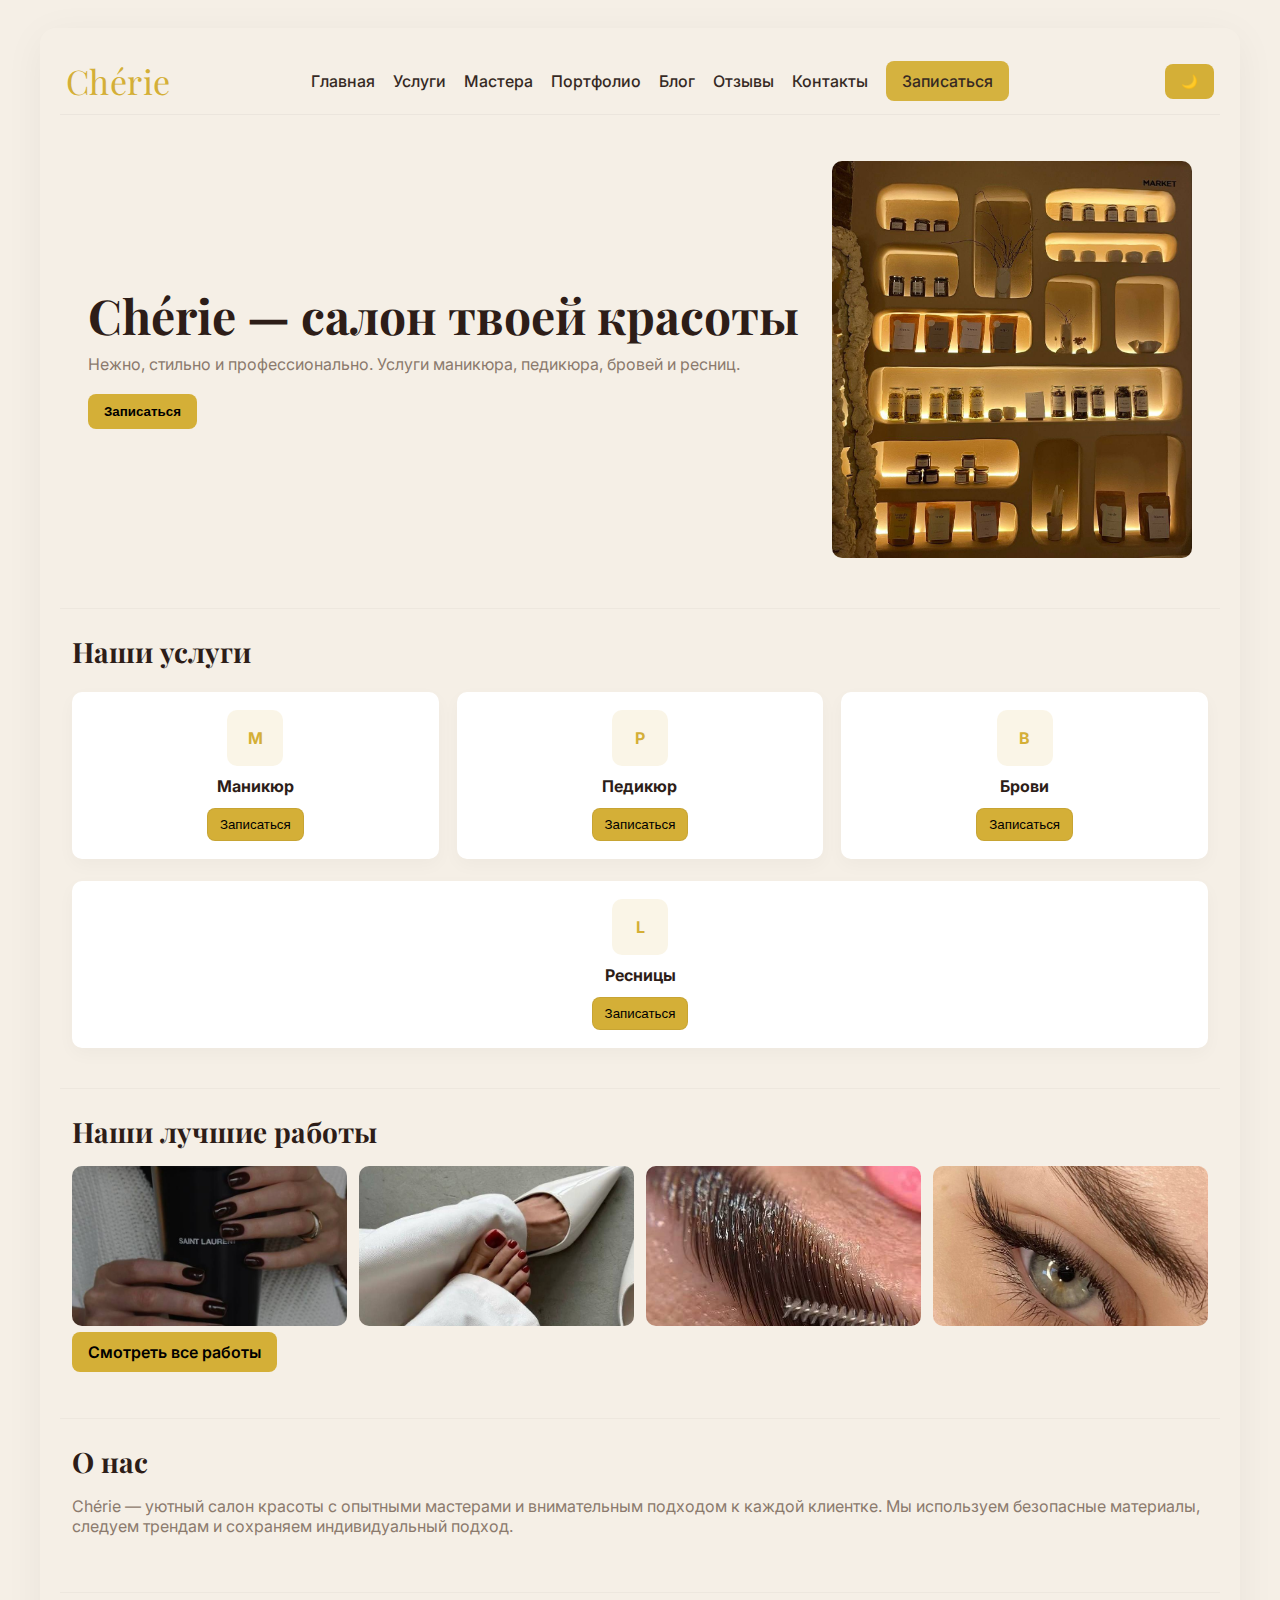
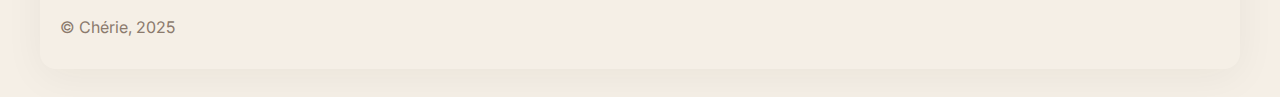
<file: index.html>
<!doctype html>
<html lang="ru">
<head>
  <meta charset="utf-8">
  <meta name="viewport" content="width=device-width,initial-scale=1">
  <title>Chérie — салон красоты</title>
  <link rel="stylesheet" href="css/styles.css">
</head>
<body>
<div class="container">
<header class="header">
  <div class="logo">Chérie</div>
  <nav id="nav" class="nav">
    <a href="index.html">Главная</a>
    <a href="services.html">Услуги</a>
    <a href="masters.html">Мастера</a>
    <a href="portfolio.html">Портфолио</a>
    <a href="blog.html">Блог</a>
    <a href="reviews.html">Отзывы</a>
    <a href="contacts.html">Контакты</a>
    <a class="btn-primary" href="booking.html">Записаться</a>
  </nav>
  <button id="themeToggle" 
          class="btn-primary" 
          style="margin-left:15px">🌙
  </button>
  <button class="burger" id="burgerBtn">
  <span></span>
  <span></span>
  <span></span>
</button>
</header>
<section class="hero" aria-labelledby="hero-title">
  <div class="hero-left">
    <h1 id="hero-title">Chérie — салон твоей красоты</h1>
    <p>Нежно, стильно и профессионально. Услуги маникюра, педикюра, бровей и ресниц.</p>
    <div class="cta-row">
      <button class="btn-primary" onclick="location.href='booking.html'">Записаться</button>
    </div>
  </div>
  <div style="width:360px">
    <img src="assets/img/home.jpg" alt="hero" style="width:100%;border-radius:10px;display:block;object-fit:cover">
  </div>
</section>

<section class="section" id="services-preview">
  <h2>Наши услуги</h2>
  <div class="services-grid">
    <div class="service-card service-card--small service-card">
      <div class="icon">M</div>
      <div style="font-weight:700;margin-top:8px">Маникюр</div>
      <div style="margin-top:12px"><button data-book="manicure" class="btn-default">Записаться</button></div>
    </div>
    <div class="service-card service-card--small service-card">
      <div class="icon">P</div>
      <div style="font-weight:700;margin-top:8px">Педикюр</div>
      <div style="margin-top:12px"><button data-book="pedicure" class="btn-default">Записаться</button></div>
    </div>
    <div class="service-card service-card--small service-card">
      <div class="icon">B</div>
      <div style="font-weight:700;margin-top:8px">Брови</div>
      <div style="margin-top:12px"><button data-book="brows" class="btn-default">Записаться</button></div>
    </div>
  </div>
  <div class="service-card service-card--small service-card">
      <div class="icon">L</div>
      <div style="font-weight:700;margin-top:8px">Ресницы</div>
      <div style="margin-top:12px"><button data-book="manicure" class="btn-default">Записаться</button></div>
    </div>
</section>

<section class="section">
  <h2>Наши лучшие работы</h2>
  <div class="mini-gallery">
    <img src="assets/img/mini1.jpg" class="works img" loading="lazy" alt="work1">
    <img src="assets/img/mini2.jpg" class="works img" loading="lazy" alt="work2">
    <img src="assets/img/mini3.jpg" class="works img" loading="lazy" alt="work3">
    <img src="assets/img/mini4.jpg" class="works img" loading="lazy" alt="work4">
  </div>
  <p><a class="btn-primary" href="portfolio.html">Смотреть все работы</a></p>
</section>

<section class="section about">
  <div class="about-text">
    <h2>О нас</h2>
    <p class="small-muted">Chérie — уютный салон красоты с опытными мастерами и внимательным подходом к каждой клиентке. Мы используем безопасные материалы, следуем трендам и сохраняем индивидуальный подход.</p>
  </div>
</section>

<footer>
  <div style="padding:12px 0;color:var(--muted)">© Chérie, 2025</div>
</footer>

</div>
<script src="js/scripts.js" defer></script>
<nav class="burger-menu" id="burgerMenu">
  <ul>
    <li><a href="index.html">Главная</a></li>
    <li><a href="services.html">Услуги</a></li>
    <li><a href="masters.html">Мастера</a></li>
    <li><a href="portfolio.html">Портфолио</a></li>
    <li><a href="blog.html">Блог</a></li>
      <li><a href="reviews.html">Отзывы</a></li>
    <li><a href="contacts.html">Контакты</a></li>
  </ul>
</nav>

<div class="burger-overlay" id="burgerOverlay"></div>
<script>
  const burgerBtn = document.getElementById('burgerBtn');
  const burgerMenu = document.getElementById('burgerMenu');
  const burgerOverlay = document.getElementById('burgerOverlay');

  burgerBtn.addEventListener('click', () => {
    burgerMenu.classList.toggle('active');
    burgerOverlay.classList.toggle('active');
  });

  burgerOverlay.addEventListener('click', () => {
    burgerMenu.classList.remove('active');
    burgerOverlay.classList.remove('active');
  });
</script>
</body>
</html>
</file>
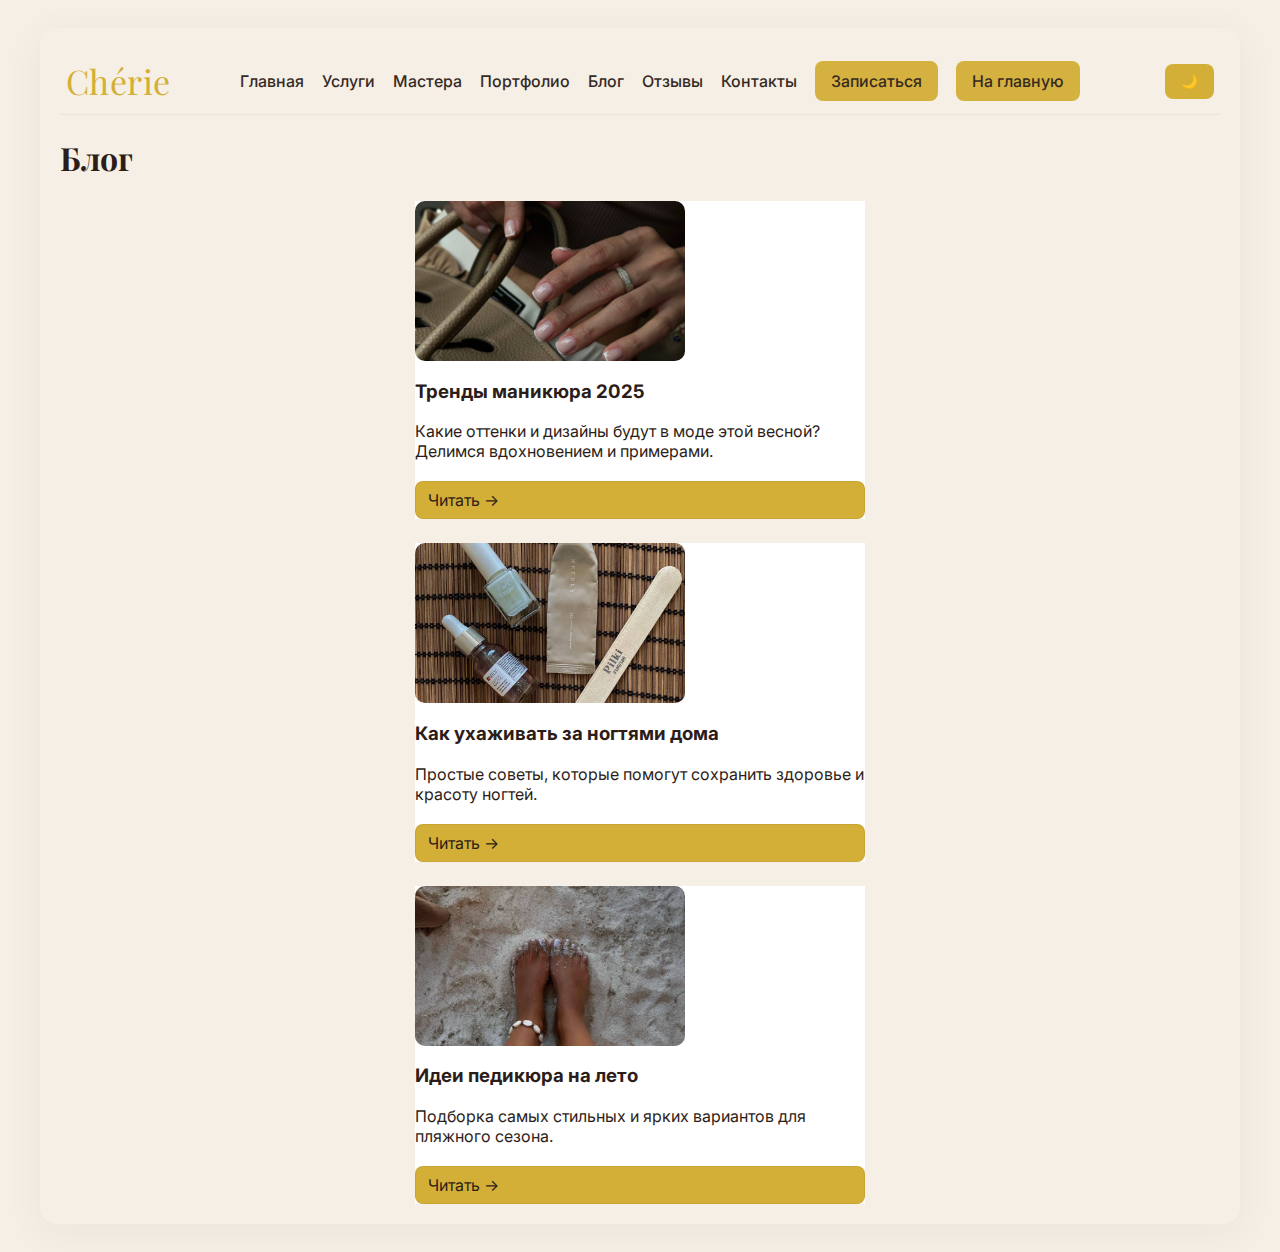
<file: blog.html>
<!doctype html>
<html lang="ru">
<head>
    <meta charset="UTF-8">
    <meta name="viewport" content="width=device-width, initial-scale=1.0">
    <title>Блог — Chérie</title>
    <link rel="stylesheet" href="css/styles.css">
</head>

<body>
  <div class="container">
<header class="header">
    <div class="logo">Chérie</div>
    <nav class="nav">
        <a href="index.html">Главная</a>
        <a href="services.html">Услуги</a>
        <a href="masters.html">Мастера</a>
        <a href="portfolio.html">Портфолио</a>
        <a href="blog.html" class="active">Блог</a>
        <a href="reviews.html">Отзывы</a>
        <a href="contacts.html">Контакты</a>
        <a class="btn-primary" href="booking.html">Записаться</a>
        <a href="index.html" class="btn-primary">На главную</a>
    </nav>
    <button id="themeToggle" class="btn-primary" style="margin-left:15px">🌙</button>
      <button class="burger" id="burgerBtn">
  <span></span>
  <span></span>
  <span></span>
</button>
</header>

<section class="blog">
    <h1>Блог</h1>

    <div class="blog-grid">

        <div class="blog-card">
            <img src="assets/img/blog1.jpg" class="blog img" loading="lazy" alt="blog1">
            <div class="blog-content">
                <h3>Тренды маникюра 2025</h3>
                <p>Какие оттенки и дизайны будут в моде этой весной? Делимся вдохновением и примерами.</p>
                <a href="#" class="btn-default1">Читать →</a>
            </div>
        </div>

        <div class="blog-card">
            <img src="assets/img/blog2.jpg" class="blog img" loading="lazy" alt="blog2">
            <div class="blog-content">
                <h3>Как ухаживать за ногтями дома</h3>
                <p>Простые советы, которые помогут сохранить здоровье и красоту ногтей.</p>
                <a href="#" class="btn-default1">Читать →</a>
            </div>
        </div>

        <div class="blog-card">
            <img src="assets/img/blog3.jpg" class="blog img" loading="lazy" alt="blog3">
            <div class="blog-content">
                <h3>Идеи педикюра на лето</h3>
                <p>Подборка самых стильных и ярких вариантов для пляжного сезона.</p>
                <a href="#" class="btn-default1">Читать →</a>
            </div>
        </div>


        
    </div>
</section>
  </div>
  <script src="js/scripts.js" defer></script>
<nav class="burger-menu" id="burgerMenu">
  <ul>
    <li><a href="index.html">Главная</a></li>
    <li><a href="services.html">Услуги</a></li>
    <li><a href="masters.html">Мастера</a></li>
    <li><a href="portfolio.html">Портфолио</a></li>
    <li><a href="blog.html">Блог</a></li>
      <li><a href="reviews.html">Отзывы</a></li>
    <li><a href="contacts.html">Контакты</a></li>
  </ul>
</nav>

<div class="burger-overlay" id="burgerOverlay"></div>
<script>
  const burgerBtn = document.getElementById('burgerBtn');
  const burgerMenu = document.getElementById('burgerMenu');
  const burgerOverlay = document.getElementById('burgerOverlay');

  burgerBtn.addEventListener('click', () => {
    burgerMenu.classList.toggle('active');
    burgerOverlay.classList.toggle('active');
  });

  burgerOverlay.addEventListener('click', () => {
    burgerMenu.classList.remove('active');
    burgerOverlay.classList.remove('active');
  });
</script>
</body>
</html>
</file>
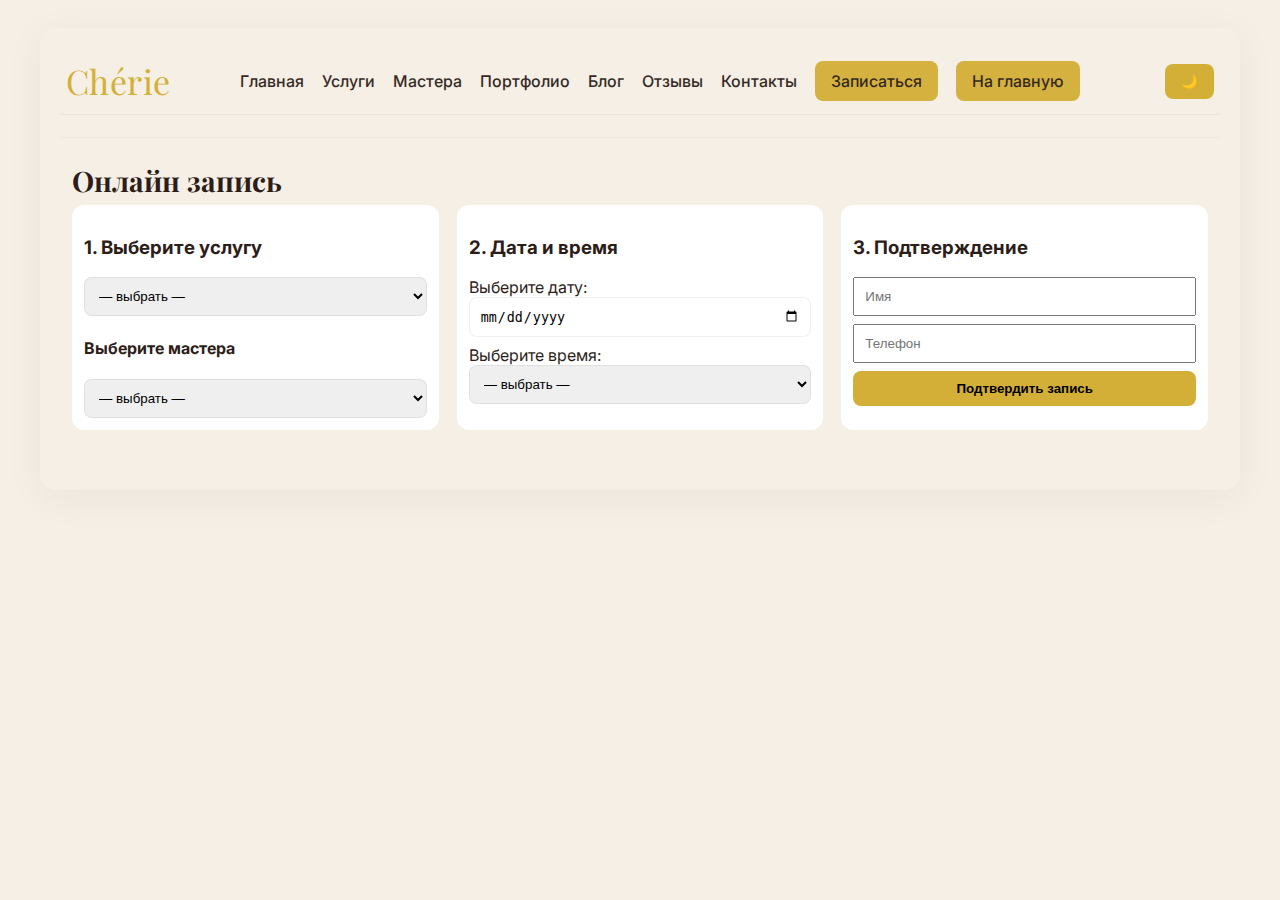
<file: booking.html>
<!doctype html>
<html lang="ru">
<head><meta charset="utf-8"><meta name="viewport" content="width=device-width,initial-scale=1"><title>Онлайн запись — Chérie</title><link rel="stylesheet" href="css/styles.css"></head>
<body>
<div class="container">
<header class="header">
  <div class="logo">Chérie</div>
  <nav id="nav" class="nav">
    <a href="index.html">Главная</a>
    <a href="services.html">Услуги</a>
    <a href="masters.html">Мастера</a>
    <a href="portfolio.html">Портфолио</a>
    <a href="blog.html">Блог</a>
    <a href="reviews.html">Отзывы</a>
    <a href="contacts.html">Контакты</a>
    <a class="btn-primary" href="booking.html">Записаться</a>
    <a href="index.html" class="btn-primary">На главную</a>
  </nav>
  <button id="themeToggle" class="btn-primary" style="margin-left:15px">🌙</button>
    <button class="burger" id="burgerBtn">
  <span></span>
  <span></span>
  <span></span>
</button>
</header>
<section class="section">
  <h2>Онлайн запись</h2>
  <form id="BookingForm">
  <div style="display:flex;gap:18px;flex-wrap:wrap">
    <div style="flex:1;min-width:280px" class="panel">
      <h3>1. Выберите услугу</h3>
      <select id="serviceSelect" style="width:100%;padding:10px;border-radius:8px;border:1px solid rgba(0,0,0,0.06)">
        <option value="">— выбрать —</option>
        <option value="manicure">Маникюр — Комбинированный / аппаратный маникюр без покрытия</option>
        <option value="manicure">Маникюр — Комбинированный/ аппаратный маникюр + выравнивание + покрытие LUXIO</option>
        <option value="manicure">Маникюр — Маникюр + выравнивание + покрытие базой</option>
        <option value="manicure">Маникюр — Маникюр + укрепление гелем</option>
        <option value="manicure">Маникюр — Маникюр + укрепление гелем + покрытие LUXIO</option>
        <option value="manicure">Маникюр — Мужской маникюр</option>
        <option value="manicure">Маникюр — Парафиновые ванночки для рук</option>
        <option value="pedicure">Педикюр — Комбинированный / аппаратный педикюр без покрытия</option>
        <option value="pedicure">Педикюр — Комбинированный/ аппаратный маникюр + выравнивание + покрытие LUXIO</option>
        <option value="pedicure">Педикюр — Педикюр + выравнивание + покрытие базой</option>
        <option value="pedicure">Педикюр — Педикюр + укрепление гелем</option>
        <option value="pedicure">Педикюр — Педикюр + укрепление гелем + покрытие LUXIO</option>
        <option value="pedicure">Педикюр — Парафиновые ванночки для ног</option>
        <option value="brows">Брови — Ламинирования</option>
        <option value="brows">Брови — Окрашивание</option>
        <option value="brows">Брови — Коррекция</option>
        <option value="lashes">Ресницы — Наращивание</option>
        <option value="lashes">Ресницы — Ламинирование</option>
      </select>
      <div style="margin-top:12px">
        <h4>Выберите мастера</h4>
        <select id="masterSelect" style="width:100%;padding:10px;border-radius:8px;border:1px solid rgba(0,0,0,0.06)">
          <option value="">— выбрать —</option>
          <option value="manicure">Мария — Маникюр</option>
          <option value="manicure">Анна — Маникюр</option>
          <option value="manicure">Кристина — Маникюр</option>
          <option value="pedicure">Ирина — Педикюр</option>
          <option value="pedicure">Светлана — Педикюр</option>
          <option value="brows">Елена — Брови</option>
          <option value="brows">Дарья — Брови</option>
          <option value="brows">Ольга — Брови</option>
          <option value="lashes">Виктория — Ресницы</option>
          <option value="lashes">Алена — Ресницы</option>
        </select>
      </div>
    </div>

    <div style="flex:1;min-width:280px" class="panel">
      <h3>2. Дата и время</h3>
      <div class="calendar-container">
        <label for="bookingDate">Выберите дату:</label>
        <input type="date" id="bookingDate" style="width:100%;padding:10px;border-radius:8px;border:1px solid rgba(0,0,0,0.06);margin-bottom:8px">
      
        <label for="bookingTime">Выберите время:</label>
        <select id="bookingTime" style="width:100%;padding:10px;border-radius:8px;border:1px solid rgba(0,0,0,0.06)">
          <option value="">— выбрать —</option>
          <option value="09:00">09:00</option>
          <option value="10:00">10:00</option>
          <option value="11:00">11:00</option>
          <option value="12:00">12:00</option>
          <option value="13:00">13:00</option>
          <option value="14:00">14:00</option>
          <option value="15:00">15:00</option>
          <option value="16:00">16:00</option>
          <option value="17:00">17:00</option>
        </select>
      </div>

    </div>

    <div style="flex:1;min-width:280px" class="panel">
      <h3>3. Подтверждение</h3>
      <input id="clientName" placeholder="Имя" class="input" style="width:100%;padding:10px;margin-bottom:8px">
      <input id="clientPhone" placeholder="Телефон" class="input" style="width:100%;padding:10px;margin-bottom:8px">
      <button type="submit" id="confirmBooking" class="btn-primary" style="width:100%">Подтвердить запись</button>
    </div>
  </div>
</form>
</section>
</div>
<script src="js/scripts.js" defer></script>
<nav class="burger-menu" id="burgerMenu">
  <ul>
    <li><a href="index.html">Главная</a></li>
    <li><a href="services.html">Услуги</a></li>
    <li><a href="masters.html">Мастера</a></li>
    <li><a href="portfolio.html">Портфолио</a></li>
    <li><a href="blog.html">Блог</a></li>
      <li><a href="reviews.html">Отзывы</a></li>
    <li><a href="contacts.html">Контакты</a></li>
  </ul>
</nav>

<div class="burger-overlay" id="burgerOverlay"></div>
<script>
  const burgerBtn = document.getElementById('burgerBtn');
  const burgerMenu = document.getElementById('burgerMenu');
  const burgerOverlay = document.getElementById('burgerOverlay');

  burgerBtn.addEventListener('click', () => {
    burgerMenu.classList.toggle('active');
    burgerOverlay.classList.toggle('active');
  });

  burgerOverlay.addEventListener('click', () => {
    burgerMenu.classList.remove('active');
    burgerOverlay.classList.remove('active');
  });
</script>
</body>
</html>
</file>
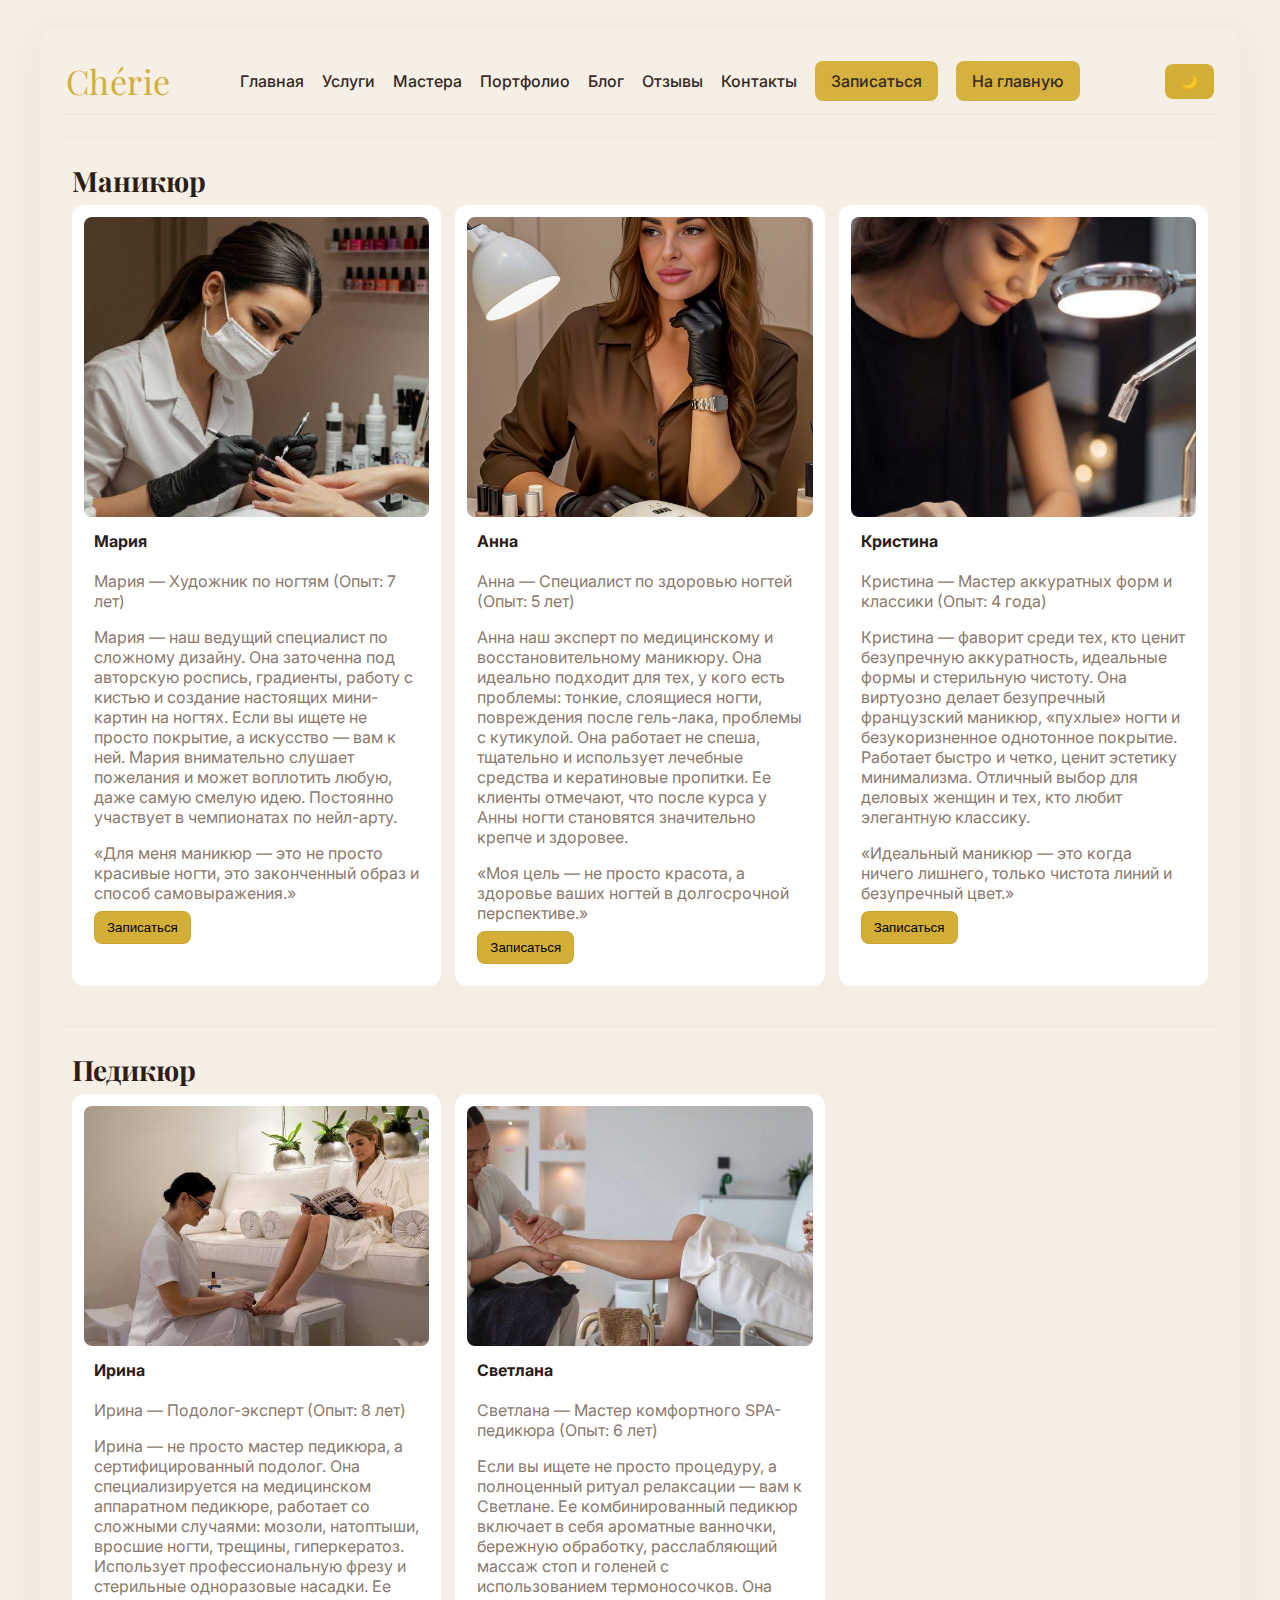
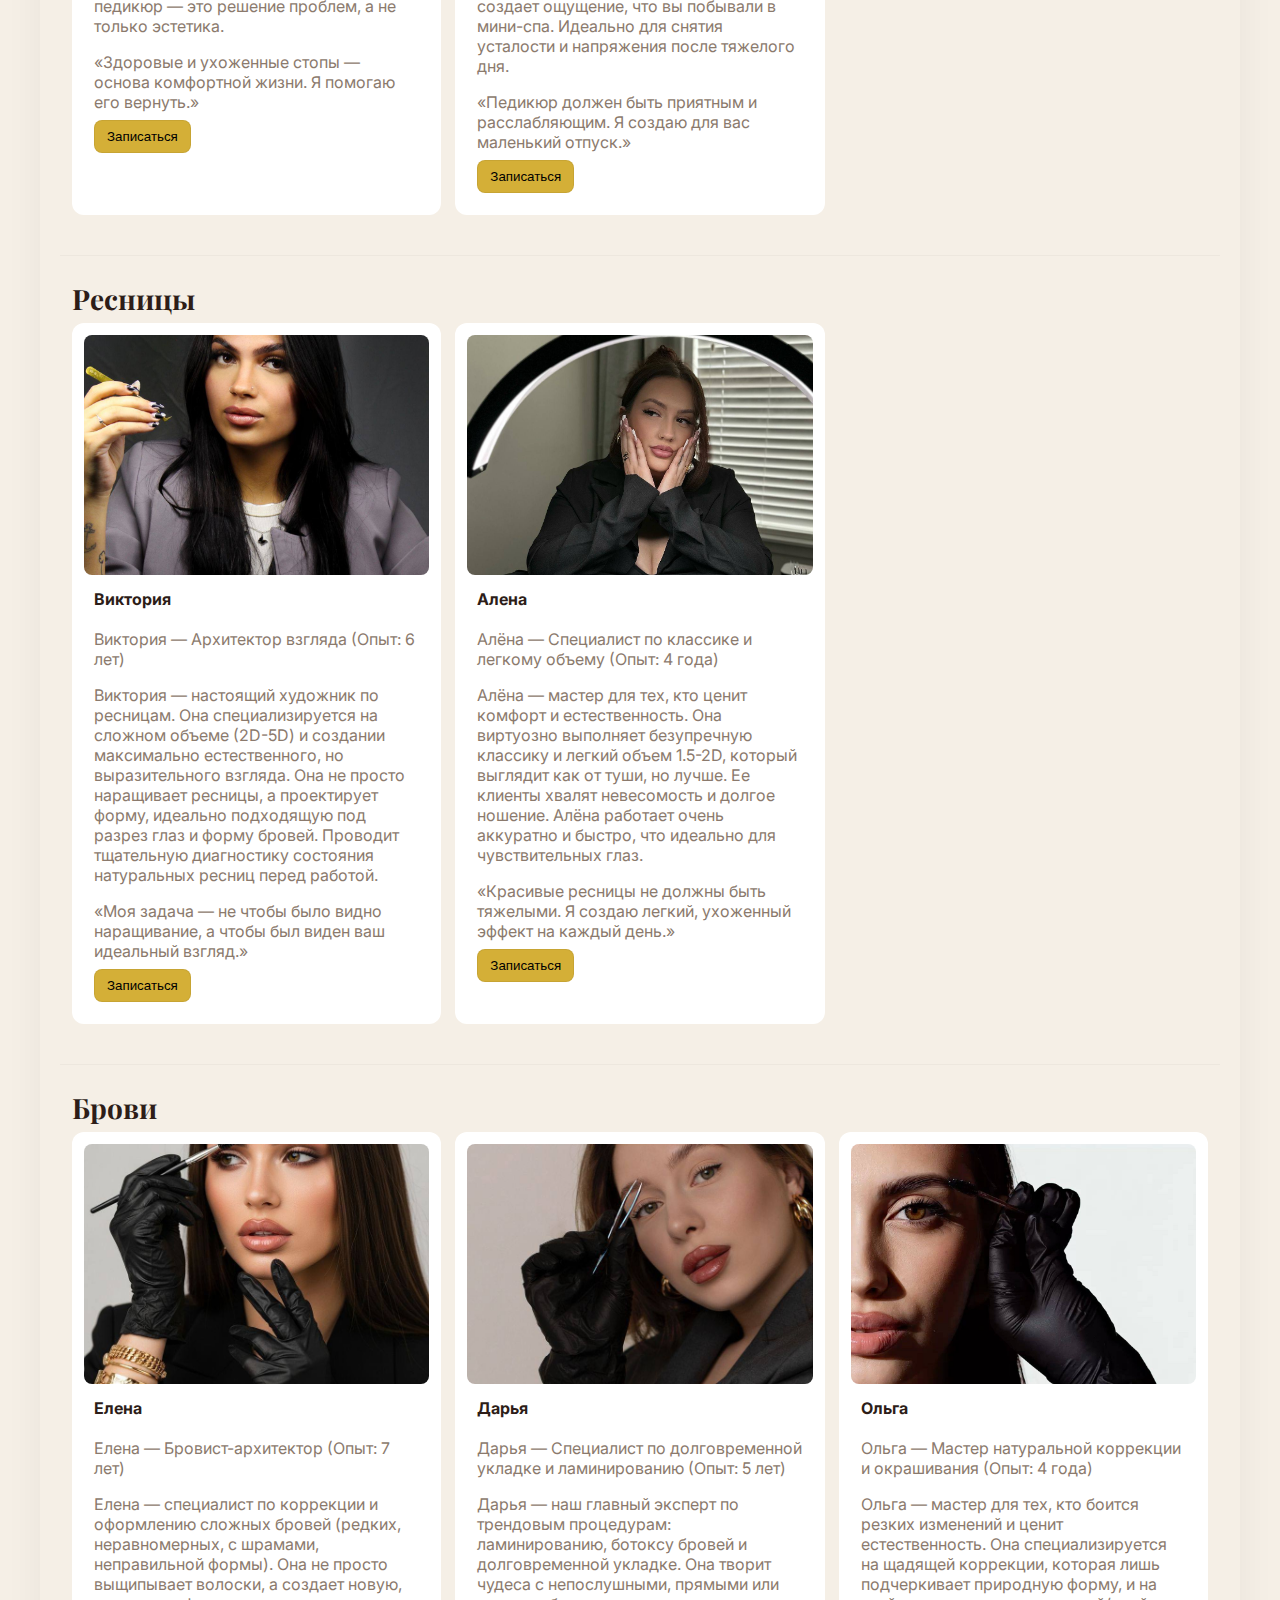
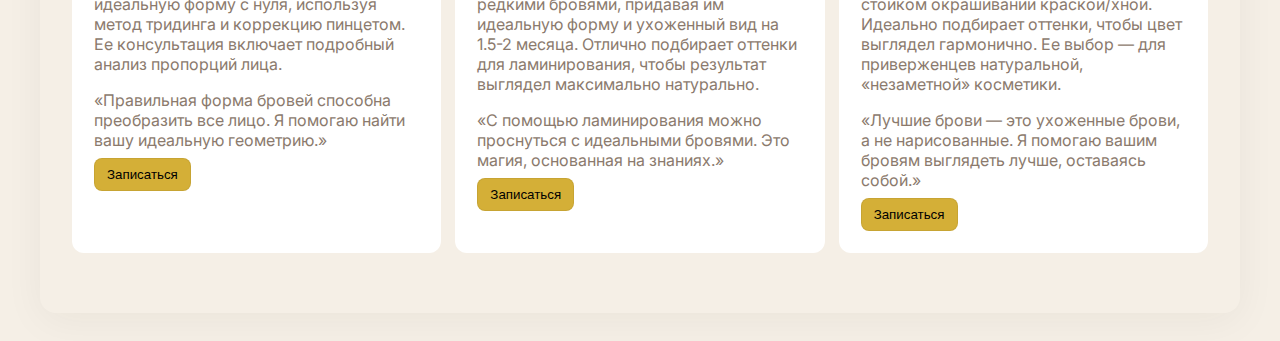
<file: masters.html>
<!doctype html>
<html lang="ru">
<head><meta charset="utf-8"><meta name="viewport" content="width=device-width,initial-scale=1"><title>Мастера — Chérie</title><link rel="stylesheet" href="css/styles.css"></head>
<body>
<div class="container">
<header class="header">
  <div class="logo">Chérie</div>
  <nav id="nav" class="nav">
    <a href="index.html">Главная</a>
    <a href="services.html">Услуги</a>
    <a href="masters.html">Мастера</a>
    <a href="portfolio.html">Портфолио</a>
    <a href="blog.html">Блог</a>
    <a href="reviews.html">Отзывы</a>
    <a href="contacts.html">Контакты</a>
    <a class="btn-primary" href="booking.html">Записаться</a>
    <a href="index.html" class="btn-primary">На главную</a>
  </nav>
  <button id="themeToggle" class="btn-primary" style="margin-left:15px">🌙</button>
    <button class="burger" id="burgerBtn">
  <span></span>
  <span></span>
  <span></span>
</button>
</header>

<section class="section">
  <h2>Маникюр</h2>
  <div class="masters-grid">
    <div class="m-card"><img src="assets/img/master1.jpg" class="masters img" loading="lazy" alt="masters1" style="width:100%;height:300px;object-fit:cover;border-radius:8px"><div style="padding:10px"><div style="font-weight:700">Мария</div><div class="small-muted"><br>Мария — Художник по ногтям (Опыт: 7 лет)
      <p>Мария — наш ведущий специалист по сложному дизайну. Она заточенна под авторскую роспись, градиенты, работу с кистью и создание настоящих мини-картин на ногтях. Если вы ищете не просто покрытие, а искусство — вам к ней. Мария внимательно слушает пожелания и может воплотить любую, даже самую смелую идею. Постоянно участвует в чемпионатах по нейл-арту.</p>
      «Для меня маникюр — это не просто красивые ногти, это законченный образ и способ самовыражения.» </div><div style="margin-top:8px"><button data-book="manicure" class="btn-default">Записаться</button></div></div></div>
    <div class="m-card"><img src="assets/img/master2.jpg" class="masters img" loading="lazy" alt="masters2" style="width:100%;height:300px;object-fit:cover;border-radius:8px"><div style="padding:10px"><div style="font-weight:700">Анна</div><div class="small-muted"><br>Анна — Специалист по здоровью ногтей (Опыт: 5 лет)
      <p>Анна наш эксперт по медицинскому и восстановительному маникюру. Она идеально подходит для тех, у кого есть проблемы: тонкие, слоящиеся ногти, повреждения после гель-лака, проблемы с кутикулой. Она работает не спеша, тщательно и использует лечебные средства и кератиновые пропитки. Ее клиенты отмечают, что после курса у Анны ногти становятся значительно крепче и здоровее.</p>
      «Моя цель — не просто красота, а здоровье ваших ногтей в долгосрочной перспективе.»</div><div style="margin-top:8px"><button data-book="pedicure" class="btn-default">Записаться</button></div></div></div>
  <div class="m-card"><img src="assets/img/master3.jpg" class="masters img" loading="lazy" alt="masters3" style="width:100%;height:300px;object-fit:cover;border-radius:8px"><div style="padding:10px"><div style="font-weight:700">Кристина</div><div class="small-muted"><br>Кристина — Мастер аккуратных форм и классики (Опыт: 4 года)
      <p>Кристина — фаворит среди тех, кто ценит безупречную аккуратность, идеальные формы и стерильную чистоту. Она виртуозно делает безупречный французский маникюр, «пухлые» ногти и безукоризненное однотонное покрытие. Работает быстро и четко, ценит эстетику минимализма. Отличный выбор для деловых женщин и тех, кто любит элегантную классику.</p>
      «Идеальный маникюр — это когда ничего лишнего, только чистота линий и безупречный цвет.»</div><div style="margin-top:8px"><button data-book="pedicure" class="btn-default">Записаться</button></div></div></div>
    </div>
</section>
      <section class="section1">
        <h2>Педикюр</h2>
        <div class="masters-grid">
      <div class="m-card"><img src="assets/img/master4.jpg" class="masters img" loading="lazy" alt="masters4" style="width:100%;height:240px;object-fit:cover;border-radius:8px"><div style="padding:10px"><div style="font-weight:700">Ирина</div><div class="small-muted">
    <br>Ирина — Подолог-эксперт (Опыт: 8 лет)
    <p>Ирина — не просто мастер педикюра, а сертифицированный подолог. Она специализируется на медицинском аппаратном педикюре, работает со сложными случаями: мозоли, натоптыши, вросшие ногти, трещины, гиперкератоз. Использует профессиональную фрезу и стерильные одноразовые насадки. Ее педикюр — это решение проблем, а не только эстетика.</p>
    «Здоровые и ухоженные стопы — основа комфортной жизни. Я помогаю его вернуть.»
  </div><div style="margin-top:8px"><button data-book="pedicure" class="btn-default">Записаться</button></div></div></div>
  <div class="m-card"><img src="assets/img/master5.jpg" class="masters img" loading="lazy" alt="masters5" style="width:100%;height:240px;object-fit:cover;border-radius:8px"><div style="padding:10px"><div style="font-weight:700">Светлана</div><div class="small-muted">
    <br>Светлана — Мастер комфортного SPA-педикюра (Опыт: 6 лет)
    <p>Если вы ищете не просто процедуру, а полноценный ритуал релаксации — вам к Светлане. Ее комбинированный педикюр включает в себя ароматные ванночки, бережную обработку, расслабляющий массаж стоп и голеней с использованием термоносочков. Она создает ощущение, что вы побывали в мини-спа. Идеально для снятия усталости и напряжения после тяжелого дня.</p>
    «Педикюр должен быть приятным и расслабляющим. Я создаю для вас маленький отпуск.»
  </div><div style="margin-top:8px"><button data-book="pedicure" class="btn-default">Записаться</button></div></div></div>
</div>
</section>
  <section class="section2">
    <h2>Ресницы</h2>
    <div class="masters-grid">
  <div class="m-card"><img src="assets/img/master6.jpg" class="masters img" loading="lazy" alt="masters6" style="width:100%;height:240px;object-fit:cover;border-radius:8px"><div style="padding:10px"><div style="font-weight:700">Виктория</div><div class="small-muted">
    <br>Виктория — Архитектор взгляда (Опыт: 6 лет)
    <p>Виктория — настоящий художник по ресницам. Она специализируется на сложном объеме (2D-5D) и создании максимально естественного, но выразительного взгляда. Она не просто наращивает ресницы, а проектирует форму, идеально подходящую под разрез глаз и форму бровей. Проводит тщательную диагностику состояния натуральных ресниц перед работой.</p>
    «Моя задача — не чтобы было видно наращивание, а чтобы был виден ваш идеальный взгляд.»
  </div><div style="margin-top:8px"><button data-book="pedicure" class="btn-default">Записаться</button></div></div></div>
  <div class="m-card"><img src="assets/img/master7.jpg" class="masters img" loading="lazy" alt="masters7" style="width:100%;height:240px;object-fit:cover;border-radius:8px"><div style="padding:10px"><div style="font-weight:700">Алена</div><div class="small-muted">
    <br>Алёна — Специалист по классике и легкому объему (Опыт: 4 года)
    <p>Алёна — мастер для тех, кто ценит комфорт и естественность. Она виртуозно выполняет безупречную классику и легкий объем 1.5-2D, который выглядит как от туши, но лучше. Ее клиенты хвалят невесомость и долгое ношение. Алёна работает очень аккуратно и быстро, что идеально для чувствительных глаз.</p>
    «Красивые ресницы не должны быть тяжелыми. Я создаю легкий, ухоженный эффект на каждый день.»
  </div><div style="margin-top:8px"><button data-book="pedicure" class="btn-default">Записаться</button></div></div></div>
</div>
</section>
  <section class="section3">
    <h2>Брови</h2>
    <div class="masters-grid">
  <div class="m-card"><img src="assets/img/master8.jpg" class="masters img" loading="lazy" alt="masters8" style="width:100%;height:240px;object-fit:cover;border-radius:8px"><div style="padding:10px"><div style="font-weight:700">Елена</div><div class="small-muted">
    <br>Елена — Бровист-архитектор (Опыт: 7 лет)
    <p>Елена — специалист по коррекции и оформлению сложных бровей (редких, неравномерных, с шрамами, неправильной формы). Она не просто выщипывает волоски, а создает новую, идеальную форму с нуля, используя метод тридинга и коррекцию пинцетом. Ее консультация включает подробный анализ пропорций лица.</p>
    «Правильная форма бровей способна преобразить все лицо. Я помогаю найти вашу идеальную геометрию.»
  </div><div style="margin-top:8px"><button data-book="pedicure" class="btn-default">Записаться</button></div></div></div>
  <div class="m-card"><img src="assets/img/master9.jpg" class="masters img" loading="lazy" alt="masters9" style="width:100%;height:240px;object-fit:cover;border-radius:8px"><div style="padding:10px"><div style="font-weight:700">Дарья</div><div class="small-muted">
    <br>Дарья — Специалист по долговременной укладке и ламинированию (Опыт: 5 лет)
    <p>Дарья — наш главный эксперт по трендовым процедурам: ламинированию, ботоксу бровей и долговременной укладке. Она творит чудеса с непослушными, прямыми или редкими бровями, придавая им идеальную форму и ухоженный вид на 1.5-2 месяца. Отлично подбирает оттенки для ламинирования, чтобы результат выглядел максимально натурально.</p>
    «С помощью ламинирования можно проснуться с идеальными бровями. Это магия, основанная на знаниях.»
  </div><div style="margin-top:8px"><button data-book="pedicure" class="btn-default">Записаться</button></div></div></div>
  <div class="m-card"><img src="assets/img/master10.jpg" class="masters img" loading="lazy" alt="masters10" style="width:100%;height:240px;object-fit:cover;border-radius:8px"><div style="padding:10px"><div style="font-weight:700">Ольга</div><div class="small-muted">
    <br>Ольга — Мастер натуральной коррекции и окрашивания (Опыт: 4 года)
    <p>Ольга — мастер для тех, кто боится резких изменений и ценит естественность. Она специализируется на щадящей коррекции, которая лишь подчеркивает природную форму, и на стойком окрашивании краской/хной. Идеально подбирает оттенки, чтобы цвет выглядел гармонично. Ее выбор — для приверженцев натуральной, «незаметной» косметики.</p>
    «Лучшие брови — это ухоженные брови, а не нарисованные. Я помогаю вашим бровям выглядеть лучше, оставаясь собой.»
  </div><div style="margin-top:8px"><button data-book="pedicure" class="btn-default">Записаться</button></div></div></div>
  </div>
    </div>
</section>
</div>
<script src="js/scripts.js" defer></script>
<nav class="burger-menu" id="burgerMenu">
  <ul>
    <li><a href="index.html">Главная</a></li>
    <li><a href="services.html">Услуги</a></li>
    <li><a href="masters.html">Мастера</a></li>
    <li><a href="portfolio.html">Портфолио</a></li>
    <li><a href="blog.html">Блог</a></li>
      <li><a href="reviews.html">Отзывы</a></li>
    <li><a href="contacts.html">Контакты</a></li>
  </ul>
</nav>

<div class="burger-overlay" id="burgerOverlay"></div>
<script>
  const burgerBtn = document.getElementById('burgerBtn');
  const burgerMenu = document.getElementById('burgerMenu');
  const burgerOverlay = document.getElementById('burgerOverlay');

  burgerBtn.addEventListener('click', () => {
    burgerMenu.classList.toggle('active');
    burgerOverlay.classList.toggle('active');
  });

  burgerOverlay.addEventListener('click', () => {
    burgerMenu.classList.remove('active');
    burgerOverlay.classList.remove('active');
  });
</script>
</body>
</html>
</file>
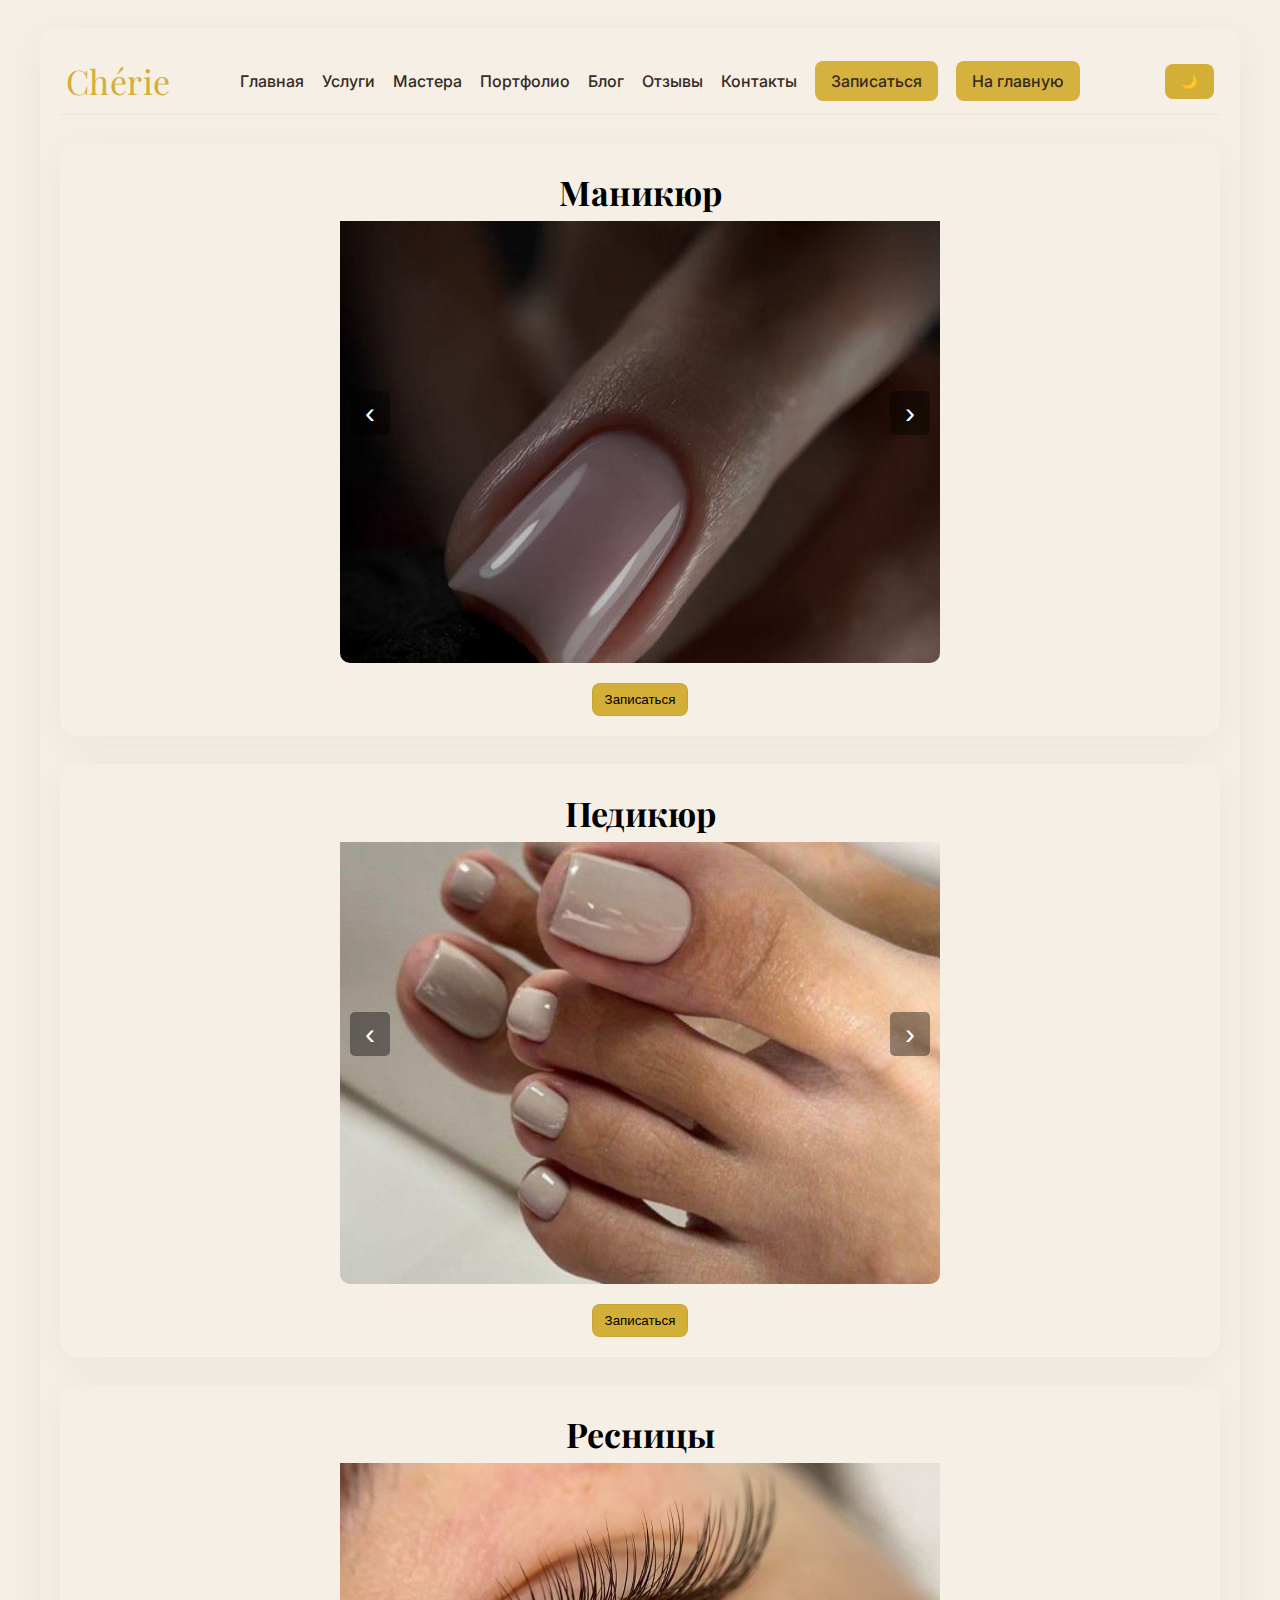
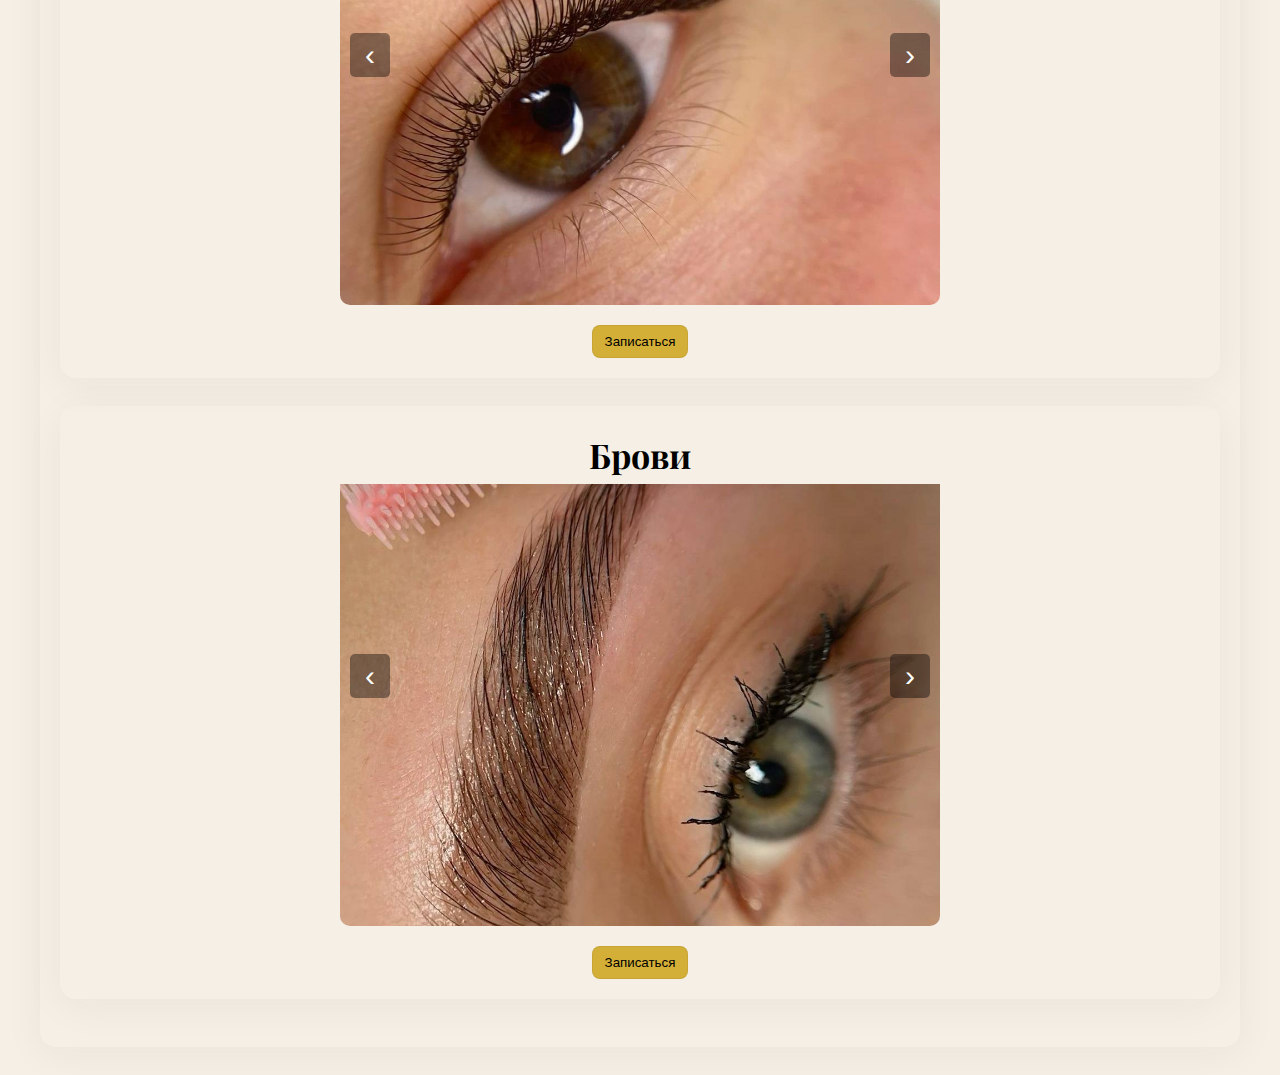
<file: portfolio.html>
<!doctype html>
<html lang="ru">
<head>
  <meta charset="utf-8">
  <meta name="viewport" content="width=device-width, initial-scale=1">
  <title>Портфолио — Chérie</title>
  <link rel="stylesheet" href="css/styles.css">
</head>

<body>

<div class="container">

<header class="header">
  <div class="logo">Chérie</div>
  <nav id="nav" class="nav">
    <a href="index.html">Главная</a>
    <a href="services.html">Услуги</a>
    <a href="masters.html">Мастера</a>
    <a href="portfolio.html">Портфолио</a>
    <a href="blog.html">Блог</a>
    <a href="reviews.html">Отзывы</a>
    <a href="contacts.html">Контакты</a>
    <a class="btn-primary" href="booking.html">Записаться</a>
    <a href="index.html" class="btn-primary">На главную</a>
  </nav>
  <button id="themeToggle" class="btn-primary" style="margin-left:15px">🌙</button>
</header>
<div class="container1">
<div class="slider" id="slider1">
  <h2>Маникюр</h2>
  <div class="slides">
      <img src="assets/img/portfolio1.jpg" class="slide" loading="lazy" alt="portfolio1">
      <img src="assets/img/portfolio2.jpg" class="slide" loading="lazy" alt="portfolio2">
      <img src="assets/img/portfolio3.jpg" class="slide" loading="lazy" alt="portfolio3">
      <img src="assets/img/portfolio4.jpg" class="slide" loading="lazy" alt="portfolio4">
      <img src="assets/img/portfolio5.jpg" class="slide" loading="lazy" alt="portfolio5">
  </div>
  <button class="btn prev">‹</button>
  <button class="btn next">›</button>
</div>
<button data-book="manicure" class="btn-default1">Записаться</button>
</div>
<div class="container1">
<div class="slider" id="slider2">
  <h2>Педикюр</h2>
  <div class="slides">
      <img src="assets/img/portfolio6.jpg" class="slide" loading="lazy" alt="portfolio6">
      <img src="assets/img/portfolio7.jpg" class="slide" loading="lazy" alt="portfolio7">
      <img src="assets/img/portfolio8.jpg" class="slide" loading="lazy" alt="portfolio8">
      <img src="assets/img/portfolio9.jpg" class="slide" loading="lazy" alt="portfolio9">
      <img src="assets/img/portfolio10.jpg" class="slide" loading="lazy" alt="portfolio10">
  </div>
  <button class="btn prev">‹</button>
  <button class="btn next">›</button>
</div>
<button data-book="pedicure" class="btn-default1">Записаться</button>
</div>
<div class="container1">
  <div class="slider" id="slider3">
    <h2>Ресницы</h2>
    <div class="slides">
        <img src="assets/img/portfolio11.jpg" class="slide" loading="lazy" alt="portfolio11">
        <img src="assets/img/portfolio12.jpg" class="slide" loading="lazy" alt="portfolio12">
        <img src="assets/img/portfolio13.jpg" class="slide" loading="lazy" alt="portfolio13">
        <img src="assets/img/portfolio14.jpg" class="slide" loading="lazy" alt="portfolio14">
        <img src="assets/img/portfolio15.jpg" class="slide" loading="lazy" alt="portfolio15">
    </div>
    <button class="btn prev">‹</button>
    <button class="btn next">›</button>
  </div>
  <button data-book="lashes" class="btn-default1">Записаться</button>
  </div>
  <div class="container1">
    <div class="slider" id="slider4">
      <h2>Брови</h2>
      <div class="slides">
          <img src="assets/img/portfolio16.jpg" class="slide" loading="lazy" alt="portfolio16">
          <img src="assets/img/portfolio17.jpg" class="slide" loading="lazy" alt="portfolio17">
          <img src="assets/img/portfolio18.jpg" class="slide" loading="lazy" alt="portfolio18">
          <img src="assets/img/portfolo19.jpg" class="slide" loading="lazy" alt="portfolio19">
      </div>
      <button class="btn prev">‹</button>
      <button class="btn next">›</button>
    </div>
    <button data-book="brows" class="btn-default1">Записаться</button>
    </div>
<script src="js/scripts.js" defer></script>
<nav class="burger-menu" id="burgerMenu">
  <ul>
    <li><a href="index.html">Главная</a></li>
    <li><a href="services.html">Услуги</a></li>
    <li><a href="masters.html">Мастера</a></li>
    <li><a href="portfolio.html">Портфолио</a></li>
    <li><a href="blog.html">Блог</a></li>
      <li><a href="reviews.html">Отзывы</a></li>
    <li><a href="contacts.html">Контакты</a></li>
  </ul>
</nav>

<div class="burger-overlay" id="burgerOverlay"></div>
<script>
  const burgerBtn = document.getElementById('burgerBtn');
  const burgerMenu = document.getElementById('burgerMenu');
  const burgerOverlay = document.getElementById('burgerOverlay');

  burgerBtn.addEventListener('click', () => {
    burgerMenu.classList.toggle('active');
    burgerOverlay.classList.toggle('active');
  });

  burgerOverlay.addEventListener('click', () => {
    burgerMenu.classList.remove('active');
    burgerOverlay.classList.remove('active');
  });
</script>
</body>
</html>
</file>
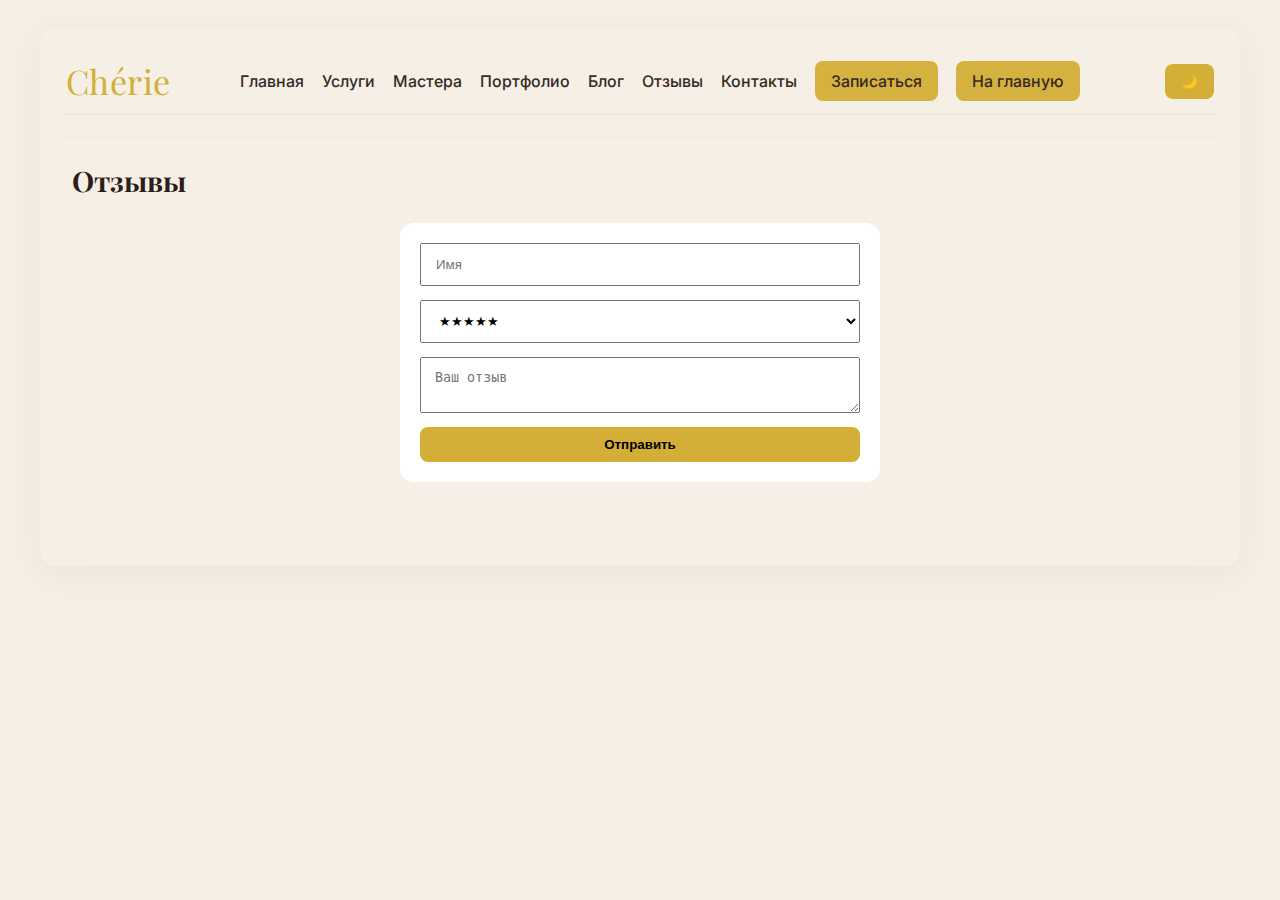
<file: reviews.html>
<!doctype html>
<html lang="ru">
<head><meta charset="utf-8"><meta name="viewport" content="width=device-width,initial-scale=1"><title>Отзывы — Chérie</title><link rel="stylesheet" href="css/styles.css"></head>
<body>
<div class="container">
<header class="header">
  <div class="logo">Chérie</div>
  <nav id="nav" class="nav">
    <a href="index.html">Главная</a>
    <a href="services.html">Услуги</a>
    <a href="masters.html">Мастера</a>
    <a href="portfolio.html">Портфолио</a>
    <a href="blog.html">Блог</a>
    <a href="reviews.html">Отзывы</a>
    <a href="contacts.html">Контакты</a>
    <a class="btn-primary" href="booking.html">Записаться</a>
    <a href="index.html" class="btn-primary">На главную</a>
  </nav>
  <button id="themeToggle" class="btn-primary" style="margin-left:15px">🌙</button>
    <button class="burger" id="burgerBtn">
  <span></span>
  <span></span>
  <span></span>
</button>
</header>

<section class="section">
  <h2>Отзывы</h2>
<form id="reviewForm" class="review-form">
  <input id="reviewName" class="input" type="text" placeholder="Имя" required>

  <select id="reviewRating" class="input">
    <option value="5">★★★★★</option>
    <option value="4">★★★★☆</option>
    <option value="3">★★★☆☆</option>
    <option value="2">★★☆☆☆</option>
    <option value="1">★☆☆☆☆</option>
  </select>

  <textarea id="reviewText" class="input" placeholder="Ваш отзыв" required></textarea>

  <button type="submit" class="btn-primary">Отправить</button>
</form>
</section>
</div>
<script src="js/scripts.js" defer></script>
<nav class="burger-menu" id="burgerMenu">
  <ul>
    <li><a href="index.html">Главная</a></li>
    <li><a href="services.html">Услуги</a></li>
    <li><a href="masters.html">Мастера</a></li>
    <li><a href="portfolio.html">Портфолио</a></li>
    <li><a href="blog.html">Блог</a></li>
      <li><a href="reviews.html">Отзывы</a></li>
    <li><a href="contacts.html">Контакты</a></li>
  </ul>
</nav>

<div class="burger-overlay" id="burgerOverlay"></div>
<script>
  const burgerBtn = document.getElementById('burgerBtn');
  const burgerMenu = document.getElementById('burgerMenu');
  const burgerOverlay = document.getElementById('burgerOverlay');

  burgerBtn.addEventListener('click', () => {
    burgerMenu.classList.toggle('active');
    burgerOverlay.classList.toggle('active');
  });

  burgerOverlay.addEventListener('click', () => {
    burgerMenu.classList.remove('active');
    burgerOverlay.classList.remove('active');
  });
</script>
</body>
</html>
</file>
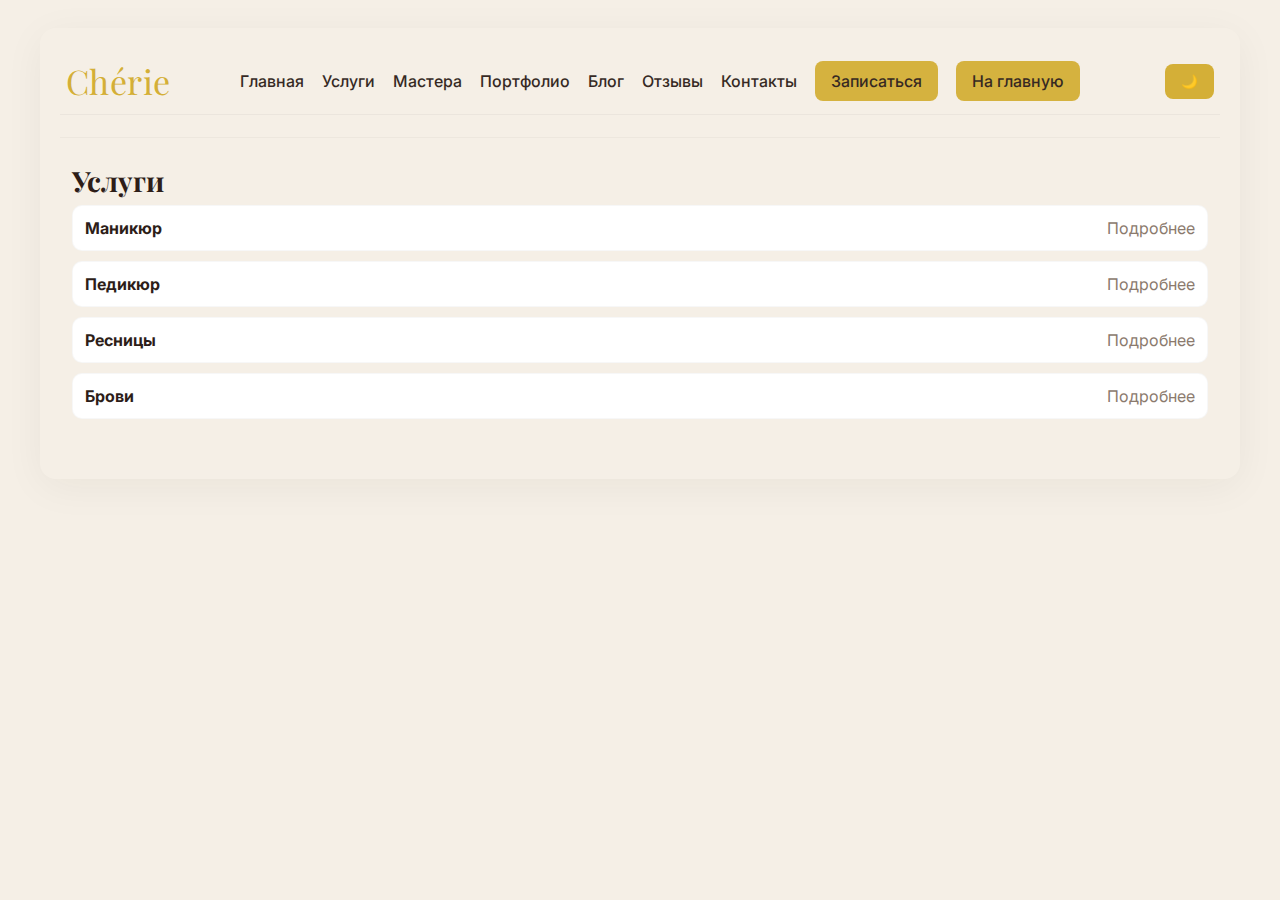
<file: services.html>
<!doctype html>
<html lang="ru">
<head><meta charset="utf-8"><meta name="viewport" content="width=device-width,initial-scale=1"><title>Услуги — Chérie</title><link rel="stylesheet" href="css/styles.css"></head>
<body>
<div class="container">
<header class="header">
  <div class="logo">Chérie</div>
  <nav id="nav" class="nav">
    <a href="index.html">Главная</a>
    <a href="services.html">Услуги</a>
    <a href="masters.html">Мастера</a>
    <a href="portfolio.html">Портфолио</a>
    <a href="blog.html">Блог</a>
    <a href="reviews.html">Отзывы</a>
    <a href="contacts.html">Контакты</a>
    <a class="btn-primary" href="booking.html">Записаться</a>
    <a href="index.html" class="btn-primary">На главную</a>
  </nav>
  <button id="themeToggle" class="btn-primary" style="margin-left:15px">🌙</button>
    <button class="burger" id="burgerBtn">
  <span></span>
  <span></span>
  <span></span>
</button>
</header>

<section class="section">
  <h2>Услуги</h2>
  <div class="accordion">
    <div class="acc-item">
      <div class="acc-head"><div style="font-weight:700">Маникюр</div><div class="small-muted">Подробнее</div></div>
      <div class="acc-body" style="display:none">
        <div class="section"><strong>Комбинированный / аппаратный маникюр без покрытия</strong><p class="small-muted">Краткое описание · 30 мин · 1400 ₽</p><button data-book="manicure" class="btn-default">Записаться</button></div>
        <div class="section"><strong>Комбинированный/ аппаратный маникюр + выравнивание + покрытие LUXIO</strong><p class="small-muted">Краткое описание · 120 мин · 2600 ₽</p><button data-book="manicure" class="btn-default">Записаться</button></div>
        <div class="section"><strong>Маникюр + выравнивание + покрытие базой</strong><p class="small-muted">Краткое описание · 100 мин · 2600 ₽</p><button data-book="manicure" class="btn-default">Записаться</button></div>
        <div class="section"><strong>Маникюр + укрепление гелем</strong><p class="small-muted">Краткое описание · 60 мин · 3500 ₽</p><button data-book="manicure" class="btn-default">Записаться</button></div>
        <div class="section"><strong>Маникюр + укрепление гелем + покрытие LUXIO</strong><p class="small-muted">Краткое описание · 120 мин · 3500 ₽</p><button data-book="manicure" class="btn-default">Записаться</button></div>
        <div class="section"><strong>Мужской маникюр</strong><p class="small-muted">Краткое описание · 30 мин · 1700 ₽</p><button data-book="manicure" class="btn-default">Записаться</button></div>
        <div class="section"><strong>Парафиновые ванночки для рук</strong><p class="small-muted">Краткое описание · 30 мин · 1000 ₽</p><button data-book="manicure" class="btn-default">Записаться</button></div>
      </div>
    </div>

    <div class="acc-item">
      <div class="acc-head"><div style="font-weight:700">Педикюр</div><div class="small-muted">Подробнее</div></div>
      <div class="acc-body" style="display:none">
        <div class="section"><strong>Комбинированный / аппаратный педикюр без покрытия</strong><p class="small-muted">Краткое описание · 30 мин · 1400 ₽</p><button data-book="pedicure" class="btn-default">Записаться</button></div>
        <div class="section"><strong>Комбинированный/ аппаратный маникюр + выравнивание + покрытие LUXIO</strong><p class="small-muted">Краткое описание · 120 мин · 2600 ₽</p><button data-book="pedicure" class="btn-default">Записаться</button></div>
        <div class="section"><strong>Педикюр + выравнивание + покрытие базой</strong><p class="small-muted">Краткое писание · 100 мин · 2600 ₽</p><button data-book="pedicure" class="btn-default">Записаться</button></div>
        <div class="section"><strong>Педикюр + укрепление гелем</strong><p class="small-muted">Краткое описание · 60 мин · 3500 ₽</p><button data-book="pedicure" class="btn-default">Записаться</button></div>
        <div class="section"><strong>Педикюр + укрепление гелем + покрытие LUXIO</strong><p class="small-muted">Краткое описание · 120 мин · 3500 ₽</p><button data-book="pedicure" class="btn-default">Записаться</button></div>
        <div class="section"><strong>Парафиновые ванночки для ног</strong><p class="small-muted">Описание · 30 мин · 1000 ₽</p><button data-book="pedicure" class="btn-default">Записаться</button></div>
      </div>
    </div>

    <div class="acc-item">
      <div class="acc-head"><div style="font-weight:700">Ресницы</div><div class="small-muted">Подробнее</div></div>
      <div class="acc-body" style="display:none">
        <div class="section"><strong>Наращивание ресниц</strong><p class="small-muted">Описание · 150 мин · 3500 ₽</p><button data-book="lashes" class="btn-default">Записаться</button></div>
        <div class="section"><strong>Ламинирование ресниц</strong><p class="small-muted">Описание · 50 мин · 1200 ₽</p><button data-book="lashes" class="btn-default">Записаться</button></div>
      </div>
    </div>

    <div class="acc-item">
      <div class="acc-head"><div style="font-weight:700">Брови</div><div class="small-muted">Подробнее</div></div>
      <div class="acc-body" style="display:none">
        <div class="section"><strong>Ламинирование</strong><p class="small-muted">Краткое описание · 75 мин · 1700 ₽</p><button data-book="brows" class="btn-default">Записаться</button></div>
        <div class="section"><strong>Окрашивание</strong><p class="small-muted">Краткое описание · 60 мин · 1500 ₽</p><button data-book="brows" class="btn-default">Записаться</button></div>
      <div class="section"><strong>Коррекция</strong><p class="small-muted">Краткое описание · 60 мин · 1500 ₽</p><button data-book="brows" class="btn-default">Записаться</button></div>
      </div>
    </div>
  </div>
</section>
</div>
<script src="js/scripts.js" defer></script>
<nav class="burger-menu" id="burgerMenu">
  <ul>
    <li><a href="index.html">Главная</a></li>
    <li><a href="services.html">Услуги</a></li>
    <li><a href="masters.html">Мастера</a></li>
    <li><a href="portfolio.html">Портфолио</a></li>
    <li><a href="blog.html">Блог</a></li>
      <li><a href="reviews.html">Отзывы</a></li>
    <li><a href="contacts.html">Контакты</a></li>
  </ul>
</nav>

<div class="burger-overlay" id="burgerOverlay"></div>
<script>
  const burgerBtn = document.getElementById('burgerBtn');
  const burgerMenu = document.getElementById('burgerMenu');
  const burgerOverlay = document.getElementById('burgerOverlay');

  burgerBtn.addEventListener('click', () => {
    burgerMenu.classList.toggle('active');
    burgerOverlay.classList.toggle('active');
  });

  burgerOverlay.addEventListener('click', () => {
    burgerMenu.classList.remove('active');
    burgerOverlay.classList.remove('active');
  });
</script>
</body>
</html>
</file>
<file: css/styles.css>
@import url('https://fonts.googleapis.com/css2?family=Inter:wght@300;400;600&family=Playfair+Display:wght@400;700&display=swap');

:root{
  --bg: #F5EFE6;
  --card: #FFFFFF;
  --accent: #D4AF37;
  --text: #2D1D18;
  --muted: #8B7A6D;
  --hero-bg1: rgba(245,239,230,0.6);
  --hero-bg2: rgba(255,255,255,0.4);
  --radius: 12px;
  --max-width: 1200px;
}
.dark {
  --bg:      #151A17;  
  --card:    #1F2622; 
  --accent:  #D6BE72;  
  --text:    #EDE7D8; 
  --muted:   #9A9F96;  
  --primary: #d4b75c;
  --primary-text: #000;
  --hero-bg: #151A17;  
  --container1-bg:#1F2622;
}

*{box-sizing:border-box}
body{
  font-family:Inter, system-ui, -apple-system, "Segoe UI", Roboto, "Helvetica Neue", Arial; 
  background-color:var(--bg); 
  color:var(--text); 
  margin:0; 
  transition:0.3s;
  -webkit-font-smoothing:antialiased;
}
.header,
.panel,
.section,
.map,
.reviews-list > div,
.contacts-row > div > div {
  background:var(--bg); 
  color:var(--text); 
  transition:0.3s;
}
.small-muted {
  color:var(--muted); 
}
.btn-primary {
  background:var(--primary); 
  color:var(--primary-text); 
  transition:0.3s;
}
a{
  color:inherit;
  text-decoration:none}

.container{
  max-width:var(--max-width);
  margin:28px auto;
  padding:20px;
  background: var(--hero-bg);
  border-radius:16px;box-shadow:0 8px 40px rgba(40,30,20,0.05)
}

.container1{
  max-width:var(--max-width);
  margin:28px auto;
  padding:20px;
  background: var(--container1-bg);
  border-radius:16px;box-shadow:0 8px 40px rgba(40,30,20,0.05)
}

.header{
  display:flex;
  align-items:center;
  justify-content:space-between;
  padding:10px 6px;
  border-bottom:1px solid rgba(0,0,0,0.04);
  margin-bottom:18px
}
.logo{
  font-family:'Playfair Display', serif;font-size:34px;
  color:var(--accent);
  letter-spacing:0.4px
}
.nav{
  display:flex;
  gap:18px;
  align-items:center
}
.nav a{
  font-weight:500;
  color:var(--text);
  opacity:0.95
}
.btn-primary{
  background:var(--accent);
  color:rgb(0, 0, 0);
  padding:10px 16px;
  border-radius:8px;
  border:none;
  cursor:pointer;
  font-weight:600
}
.btn-ghost{
  background:transparent;
  border:1px solid rgba(0,0,0,0.06);
  padding:8px 12px;
  border-radius:8px
}


.hero{
  display:flex;
  gap:28px;align-items:center;
  padding:28px;border-radius:12px;
  background: var(--hero-bg);
}
.hero-left{
  flex:1
}
.hero h1{
  font-family:'Playfair Display', serif;
  font-size:48px;
  margin:0 0 14px;
  color:var(--text);
  line-height:1.05
}
.hero p{
  color:var(--muted);
  margin:0 0 20px
}
.hero .cta-row{
  display:flex;
  gap:12px}


.services-grid{
  display:grid;
  grid-template-columns:repeat(3,1fr);
  gap:18px;
  margin:22px 0
}
.service-card{
  background:var(--card);
  color: var(--text);
  padding:18px;
  border-radius:10px;
  text-align:center;
  box-shadow:0 6px 18px rgba(30,20,10,0.03)
}
.service-card .icon{
  width:56px;
  height:56px;border-radius:10px;
  background:rgba(212,175,55,0.12);
  display:flex;align-items:center;
  justify-content:center;
  margin:0 auto 10px;font-weight:700;
  color:var(--accent)
}


.mini-gallery{
  display:grid;
  grid-template-columns:repeat(4,1fr);
  gap:12px;
  margin:16px 0
}
.mini-gallery img{
  width:100%;
  height:160px;
  object-fit:cover;
  border-radius:10px;
  display:block;
  transition:transform .25s
}


.about{
  display:flex;
  gap:20px;
  align-items:flex-start;
  margin-top:8px
}
.about-text{
  flex:1
}


.section {
  margin:22px 0;
  padding:18px 12px;
  border-top:1px solid rgba(0,0,0,0.03)
}
.section1{
  margin:22px 0;
  padding:18px 12px;
  border-top:1px solid rgba(0,0,0,0.03)
}
.section2{
  margin:22px 0;
  padding:18px 12px;
  border-top:1px solid rgba(0,0,0,0.03)
}
.section3{
  margin:22px 0;
  padding:18px 12px;
  border-top:1px solid rgba(0,0,0,0.03)
}
.section h2{
  font-family:'Playfair Display', serif;
  font-size:28px;
  margin:6px 0
}
.section1 h2{
  font-family:'Playfair Display', serif;
  font-size:28px;
  margin:6px 0
}
.section2 h2{
  font-family:'Playfair Display', serif;
  font-size:28px;
  margin:6px 0
}
.section3 h2{
  font-family:'Playfair Display', serif;
  font-size:28px;
  margin:6px 0
}
.slider {
    position: relative;
    width: 600px;
    height: 500px;
    margin: auto;
    overflow: hidden;
    border-radius: 10px;
}

.slides {
    display: flex;
    width: 100%;
    height: 100%;
    transition: transform 0.5s ease;
}

.slide {
    display: flex;
    min-width: 100%;
    height: 100%;
    object-fit: cover;
}

.btn {
    position: absolute;
    top: 50%;
    transform: translateY(-50%);
    background: rgba(0,0,0,0.4);
    border: none;
    color: #fff;
    font-size: 30px;
    padding: 5px 15px;
    cursor: pointer;
    border-radius: 5px;
}
.slider h2 {
  font-family:'Playfair Display', serif;
  color:#000000;
  font-size:34px;
  margin:6px 0;
  text-align: center;
}
.btn-default1{
  display: block;
  margin: 20px auto 0;
  background:#D4AF37;
  padding:8px 12px;
  border-radius:8px;
  border:1px solid rgba(0,0,0,0.06)
}
.prev { left: 10px; }
.next { right: 10px; }

.btn:hover {
    background: rgba(0,0,0,0.7);
}
.btn:hover {
    background: rgba(0,0,0,0.7);
}
.accordion{
  display:flex;
  flex-direction:column;
  gap:10px
}
.acc-item{
  background:var(--card);
  border-radius:10px;
  padding:12px;
  border:1px solid rgba(0,0,0,0.03)
}
.acc-head{display:flex;
  justify-content:space-between;
  align-items:center;
  cursor:pointer
}


.booking{
  display:grid;
  grid-template-columns:(4, 1fr);
  gap:14px
}
.panel{
  background:var(--card);
  padding:12px;
  border-radius:12px;
  min-width:200px
}
.master-card{
  background:var(--card);
  color: var(--text);
  display:flex;
  gap:10px;
  align-items:center;
  padding:8px;
  border-radius:8px;
  cursor:pointer}


.masters-grid{
  display:grid;
  grid-template-columns:repeat(3,1fr);
  gap:14px
}
.m-card{
  background:var(--card);
  color: var(--text);
  padding:12px;
  border-radius:12px;
  overflow:hidden
}


.portfolio-grid{
  display:grid;
  grid-template-columns:repeat(3,1fr);
  gap:12px
}

.blog-grid {
  display: flex;
  flex-direction: column;
  align-items: center;
  gap: 24px;
}

.blog-card {
  background:var(--card);
  color: var(--text);
  width: min(450px, 100%); 
}
.blog img {
  width:60%;
  height:160px;
  object-fit:cover;
  border-radius:10px;
  display:flex;
  transition:transform .25s
}



.contacts-row{
  display:flex;
  gap:18px;
  flex-wrap:wrap
}
.map{
  min-height:220px;
  border-radius:10px;
  background:linear-gradient(180deg,#efe7df,#f8f4f2);
  display:flex;
  align-items:center;
  justify-content:center;
  color:var(--muted);
  font-weight:600}


footer{
  margin-top:18px;
  padding-top:12px;
  border-top:1px solid rgba(0,0,0,0.03);
  display:flex;
  justify-content:space-between;
  align-items:center;
  flex-wrap:wrap;
  gap:12px
}


.btn-default{
  background:#D4AF37;
  padding:8px 12px;
  border-radius:8px;
  border:1px solid rgba(0,0,0,0.06)
}
.btn-hover{
  background:var(--accent);
  color:#fff;
  padding:8px 12px;
  border-radius:8px
}


h1,h2,h3{
  color:var(--text)
}
h1{
  font-family:'Playfair Display', serif
}
.review-form {
  max-width: 480px;
  margin: 24px auto;
  padding: 20px;
  background: var(--card);
  border-radius: 14px;
  display: flex;
  flex-direction: column;
  gap: 14px;
}

.review-form .input {
  padding: 12px 14px;
}

.burger-menu {
  position: fixed;
  top: 0;
  right: -100%;
  width: 75%;
  max-width: 320px;
  height: 100vh;
  background: #F5EFE6;
  padding: 80px 20px;
  transition: right 0.3s ease;
  z-index: 1000;
}


.burger-menu.active {
  right: 0;
}

/* Ссылки */
.burger-menu ul {
  list-style: none;
  padding: 0;
  margin: 0;
}

.burger-menu li {
  margin-bottom: 25px;
}

.burger-menu a {
  color: #2D1D18;
  text-decoration: none;
  font-size: 18px;
}


.burger-overlay {
  position: fixed;
  inset: 0;
  background: #383838;
  opacity: 0;
  visibility: hidden;
  transition: 0.3s;
  z-index: 900;
}

.burger-overlay.active {
  opacity: 1;
  visibility: visible;
}
.burger span {
  background-color: var(--text);
}

.mobile-menu {
  background-color: var(--card);
}

.mobile-menu a {
  color: var(--text);
}

.mobile-menu a:hover {
  color: var(--accent);
}

.mobile-menu-overlay {
  background: rgba(0, 0, 0, 0.4);
}

/* Только для мобильных */
@media (min-width: 769px) {
  .burger-menu,
  .burger-overlay {
    display: none;
  }
}

@media (max-width:1000px){
  .services-grid{grid-template-columns:repeat(2,1fr)}
  .mini-gallery{grid-template-columns:repeat(2,1fr)}
  .masters-grid{grid-template-columns:repeat(2,1fr)}
  .portfolio-grid{grid-template-columns:repeat(2,1fr)}
  .blog-grid{grid-template-columns:repeat(2,1fr)}
  .booking{grid-template-columns:1fr 1fr}
  .hero h1{font-size:36px}
}
@media (max-width:600px){
  .header{flex-direction:column;align-items:flex-start}
  .nav{flex-wrap:wrap}
  .services-grid{grid-template-columns:1fr}
  .mini-gallery{grid-template-columns:1fr}
  .booking{grid-template-columns:1fr}
  .hero{flex-direction:column;align-items:flex-start}
  .hero h1{font-size:28px}
  .container{margin:12px;padding:14px}
}
.burger {
  display: none;
  flex-direction: column;
  justify-content: space-between;
  width: 28px;
  height: 20px;
  background: none;
  border: none;
  cursor: pointer;
  margin-left: auto;
  z-index: 1001;
}

.burger span {
  height: 3px;
  width: 100%;
  background: #000;
  border-radius: 2px;
  transition: 0.3s;
}

/* ===== МОБИЛЬНОЕ МЕНЮ ===== */
@media (max-width: 768px) {

  .burger {
    display: flex;
  }

  .nav {
    position: fixed;
    top: 0;
    right: -100%;
    height: 100vh;
    width: 260px;
    background: #2D1D18;
    flex-direction: column;
    padding: 80px 20px;
    transition: right 0.3s ease;
    box-shadow: -4px 0 15px rgba(0,0,0,0.1);
    z-index: 1000;
  }

  .nav a {
    margin: 15px 0;
    font-size: 18px;
  }

  .nav.active {
    right: 0;
  }

  /* скрываем обычное меню */
  .header {
    position: relative;
  }
}
</file>
